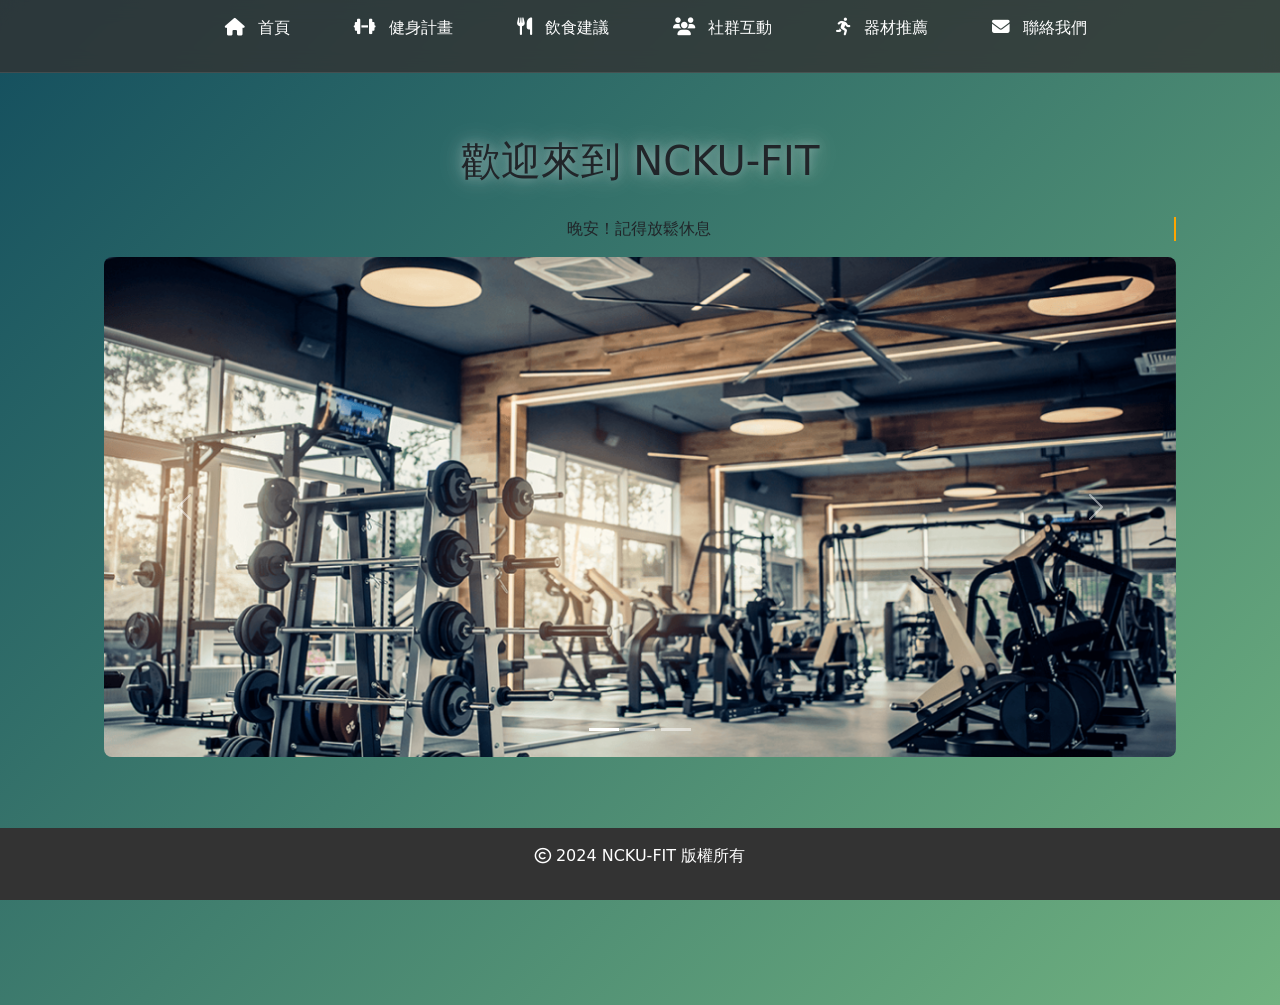
<file: index.html>
<!DOCTYPE html>
<html lang="zh-TW">
<head>
    <meta charset="UTF-8">
    <meta name="viewport" content="width=device-width, initial-scale=1.0">
    <title>NCKU-FIT</title>
    <link rel="stylesheet" href="styles.css">
    <link href="https://unpkg.com/aos@2.3.1/dist/aos.css" rel="stylesheet">
    <link rel="stylesheet" href="https://cdnjs.cloudflare.com/ajax/libs/font-awesome/6.5.1/css/all.min.css">
    <link href="https://cdn.jsdelivr.net/npm/bootstrap@5.3.0/dist/css/bootstrap.min.css" rel="stylesheet">
</head>
<body>
    <header>
        <nav class="glass-nav">
            <ul>
                <li><a href="index.html"><i class="fas fa-home"></i> 首頁</a></li>
                <li><a href="fitness.html"><i class="fas fa-dumbbell"></i> 健身計畫</a></li>
                <li><a href="diet.html"><i class="fas fa-utensils"></i> 飲食建議</a></li>
                <li><a href="community.html"><i class="fas fa-users"></i> 社群互動</a></li>
                <li><a href="equipment.html"><i class="fas fa-running"></i> 器材推薦</a></li>
                <li><a href="contact.html"><i class="fas fa-envelope"></i> 聯絡我們</a></li>
            </ul>
        </nav>
    </header>

    <main>
        <section class="welcome">
            <h1 class="animated-title">歡迎來到 NCKU-FIT</h1>
            <br>
            <p id="greeting" class="typewriter"></p>
            <div id="hero-carousel" class="carousel slide" data-bs-ride="carousel" data-bs-pause="false" data-interval="3000">
                <div class="carousel-inner">
                    <div class="carousel-item active">
                        <img src="images/gym1.png" class="d-block w-100" alt="健身背景圖1">
                    </div>
                    <div class="carousel-item">
                        <img src="images/gym2.jpeg" class="d-block w-100" alt="健身背景圖2">
                    </div>
                    <div class="carousel-item">
                        <img src="images/gym3.jpeg" class="d-block w-100" alt="健身背景圖3">
                    </div>
                </div>
                <button class="carousel-control-prev" type="button" data-bs-target="#hero-carousel" data-bs-slide="prev">
                    <span class="carousel-control-prev-icon" aria-hidden="true"></span>
                    <span class="visually-hidden">上一張</span>
                </button>
                <button class="carousel-control-next" type="button" data-bs-target="#hero-carousel" data-bs-slide="next">
                    <span class="carousel-control-next-icon" aria-hidden="true"></span>
                    <span class="visually-hidden">下一張</span>
                </button>
                <div class="carousel-indicators">
                    <button type="button" data-bs-target="#hero-carousel" data-bs-slide-to="0" class="active" aria-current="true" aria-label="幻燈片 1"></button>
                    <button type="button" data-bs-target="#hero-carousel" data-bs-slide-to="1" aria-label="幻燈片 2"></button>
                    <button type="button" data-bs-target="#hero-carousel" data-bs-slide-to="2" aria-label="幻燈片 3"></button>
                </div>
            </div>
        </section>

        <section class="intro" data-aos="fade-in">
            <h2><i class="fas fa-info-circle"></i> 關於我們</h2>
            <p>在這裡，您可以找到專業的健身指導、營養建議和相關資源，幫助您實現健康生活目標。</p>
        </section>
    </main>

    <footer>
        <p><i class="far fa-copyright"></i> 2024 NCKU-FIT 版權所有</p>
    </footer>

    <script src="https://unpkg.com/aos@2.3.1/dist/aos.js"></script>
    <script>
        AOS.init();
    </script>
    <script src="scripts.js"></script>
    <script src="https://cdn.jsdelivr.net/npm/bootstrap@5.3.0-alpha1/dist/js/bootstrap.bundle.min.js"></script>
</body>
</html>
</file>
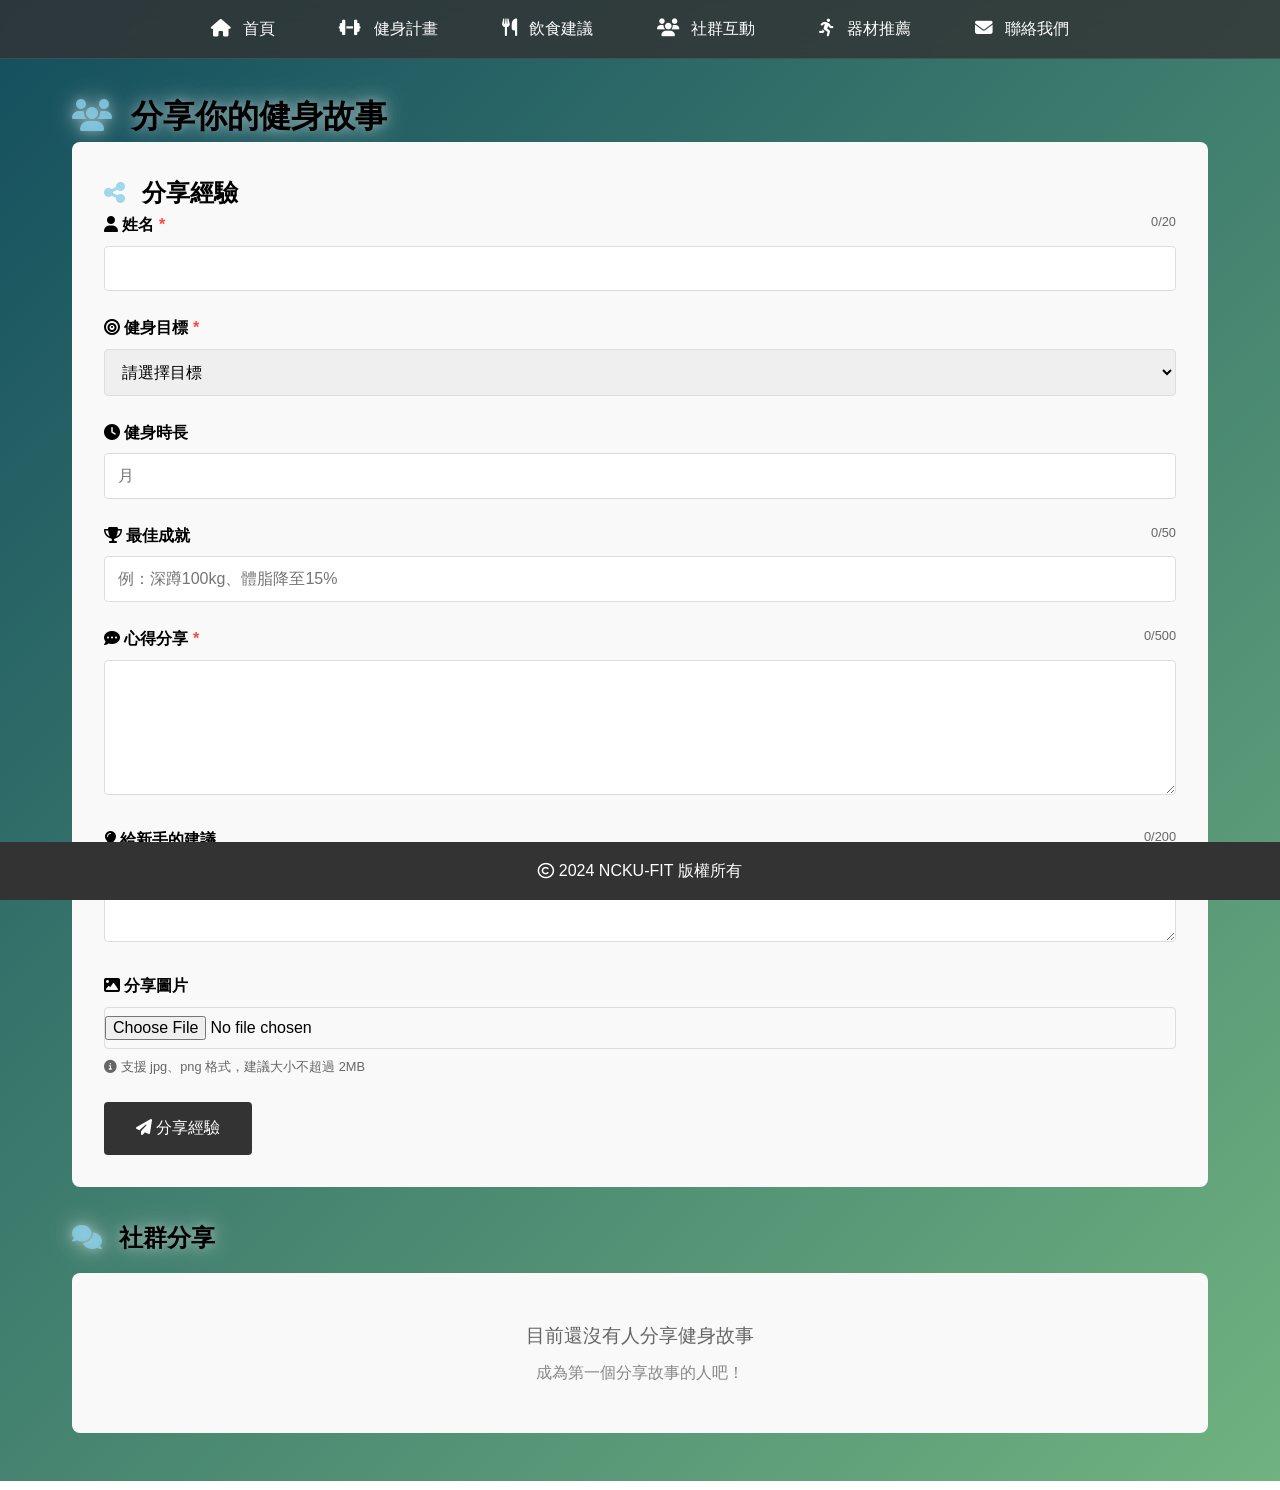
<file: community.html>
<!DOCTYPE html>
<html lang="zh-TW">
<head>
    <meta charset="UTF-8">
    <meta name="viewport" content="width=device-width, initial-scale=1.0">
    <title>社群互動 - NCKU-FIT</title>
    <link rel="stylesheet" href="styles.css">
    <link href="https://unpkg.com/aos@2.3.1/dist/aos.css" rel="stylesheet">
    <link rel="stylesheet" href="https://cdnjs.cloudflare.com/ajax/libs/font-awesome/6.5.1/css/all.min.css">
</head>
<body>
    <header>
        <nav class="glass-nav">
            <ul>
                <li><a href="index.html"><i class="fas fa-home"></i> 首頁</a></li>
                <li><a href="fitness.html"><i class="fas fa-dumbbell"></i> 健身計畫</a></li>
                <li><a href="diet.html"><i class="fas fa-utensils"></i> 飲食建議</a></li>
                <li><a href="community.html"><i class="fas fa-users"></i> 社群互動</a></li>
                <li><a href="equipment.html"><i class="fas fa-running"></i> 器材推薦</a></li>
                <li><a href="contact.html"><i class="fas fa-envelope"></i> 聯絡我們</a></li>
            </ul>
        </nav>
    </header>

    <main class="community-page">
        <h1><i class="fas fa-users"></i> 分享你的健身故事</h1>

        <section class="share-experience">
            <h2><i class="fas fa-share-alt"></i> 分享經驗</h2>
            <form id="experienceForm" onsubmit="return submitExperience(event)">
                <div class="form-group">
                    <label for="userName"><i class="fas fa-user"></i> 姓名 <span class="required">*</span></label>
                    <input type="text" id="userName" required maxlength="20" autocomplete="off">
                    <span class="char-count">0/20</span>
                </div>

                <div class="form-group">
                    <label for="userGoal"><i class="fas fa-bullseye"></i> 健身目標 <span class="required">*</span></label>
                    <select id="userGoal" required>
                        <option value="">請選擇目標</option>
                        <option value="增肌"><i class="fas fa-dumbbell"></i> 增肌</option>
                        <option value="減脂"><i class="fas fa-weight"></i> 減脂</option>
                        <option value="體能"><i class="fas fa-running"></i> 提升體能</option>
                        <option value="健康"><i class="fas fa-heart"></i> 改善健康</option>
                    </select>
                </div>

                <div class="form-group">
                    <label for="duration"><i class="fas fa-clock"></i> 健身時長</label>
                    <input type="number" id="duration" min="1" max="120" placeholder="月">
                </div>

                <div class="form-group">
                    <label for="achievement"><i class="fas fa-trophy"></i> 最佳成就</label>
                    <input type="text" id="achievement" maxlength="50" placeholder="例：深蹲100kg、體脂降至15%" autocomplete="off">
                    <span class="char-count">0/50</span>
                </div>

                <div class="form-group">
                    <label for="experience"><i class="fas fa-comment-dots"></i> 心得分享 <span class="required">*</span></label>
                    <textarea id="experience" required minlength="50" maxlength="500" rows="6"></textarea>
                    <span class="char-count">0/500</span>
                </div>

                <div class="form-group">
                    <label for="tips"><i class="fas fa-lightbulb"></i> 給新手的建議</label>
                    <textarea id="tips" maxlength="200" rows="3"></textarea>
                    <span class="char-count">0/200</span>
                </div>

                <div class="form-group">
                    <label for="userImage"><i class="fas fa-image"></i> 分享圖片</label>
                    <input type="file" id="userImage" accept="image/*">
                    <img id="imagePreview" style="display: none; max-width: 100%; margin-top: 10px;">
                    <p class="input-tip"><i class="fas fa-info-circle"></i> 支援 jpg、png 格式，建議大小不超過 2MB</p>
                </div>

                <button type="submit"><i class="fas fa-paper-plane"></i> 分享經驗</button>
            </form>
        </section>

        <section class="experience-list">
            <h2><i class="fas fa-comments"></i> 社群分享</h2>
            <div id="experienceContainer">
                <!-- 經驗分享內容會動態插入這裡 -->
            </div>
        </section>
    </main>

    <footer>
        <p><i class="far fa-copyright"></i> 2024 NCKU-FIT 版權所有</p>
    </footer>

    <script src="scripts.js"></script>
</body>
</html>
</file>
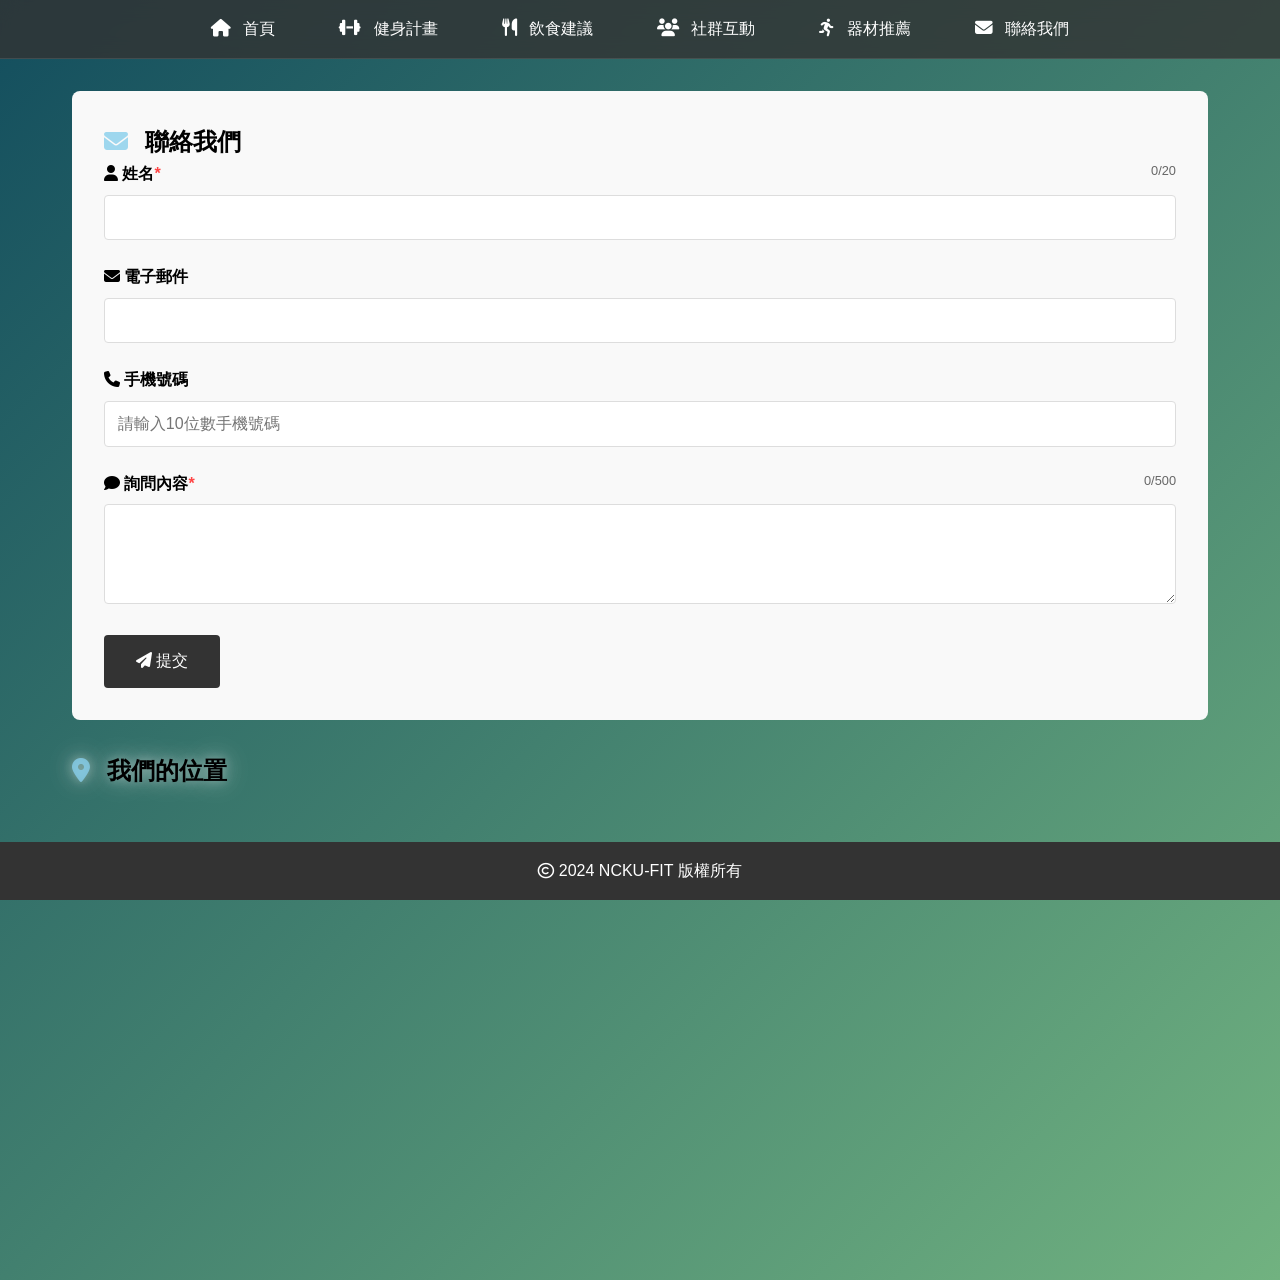
<file: contact.html>
<!DOCTYPE html>
<html lang="zh-TW">
<head>
    <meta charset="UTF-8">
    <meta name="viewport" content="width=device-width, initial-scale=1.0">
    <title>NCKU-FIT</title>
    <link rel="stylesheet" href="styles.css">
    <link href="https://unpkg.com/aos@2.3.1/dist/aos.css" rel="stylesheet">
    <link rel="stylesheet" href="https://cdnjs.cloudflare.com/ajax/libs/font-awesome/6.5.1/css/all.min.css">
</head>
<body>
    <header>
        <nav class="glass-nav">
            <ul>
                <li><a href="index.html"><i class="fas fa-home"></i> 首頁</a></li>
                <li><a href="fitness.html"><i class="fas fa-dumbbell"></i> 健身計畫</a></li>
                <li><a href="diet.html"><i class="fas fa-utensils"></i> 飲食建議</a></li>
                <li><a href="community.html"><i class="fas fa-users"></i> 社群互動</a></li>
                <li><a href="equipment.html"><i class="fas fa-running"></i> 器材推薦</a></li>
                <li><a href="contact.html"><i class="fas fa-envelope"></i> 聯絡我們</a></li>
            </ul>
        </nav>
    </header>

    <main>
        <section class="contact-form" >
            <h1><i class="fas fa-envelope"></i> 聯絡我們</h1>
            <form id="contactForm" onsubmit="return contactUs(event)">
                <div class="form-group">
                    <label for="name"><i class="fas fa-user"></i> 姓名<span class="required">*</span></label>
                    <input type="text" id="name" name="name" required maxlength="20" autocomplete="off">
                    <span class="char-count">0/20</span>
                </div>
                <div class="form-group">
                    <label for="email"><i class="fas fa-envelope"></i> 電子郵件</label>
                    <input type="email" id="email" name="email" autocomplete="off">
                </div>
                <div class="form-group">
                    <label for="phone"><i class="fas fa-phone"></i> 手機號碼</label>
                    <input type="tel" id="phone" name="phone" pattern="[0-9]{10}" maxlength="10" placeholder="請輸入10位數手機號碼">
                </div>
                <div class="form-group">
                    <label for="message"><i class="fas fa-comment"></i> 詢問內容<span class="required">*</span></label>
                    <textarea id="message" name="message" rows="4" required maxlength="500" autocomplete="off"></textarea>
                    <span class="char-count">0/500</span>
                </div>
                <button type="submit"><i class="fas fa-paper-plane"></i> 提交</button>
            </form>
            <p id="thankYouMessage" style="display: none;">感謝您的詢問，我們將盡快聯繫您！</p>
        </section>

        <section class="location">
            <h2><i class="fas fa-map-marker-alt"></i> 我們的位置</h2>
            <div id="map" class="map-container">
                <!-- 假設地圖內容，這裡可以使用 Google Maps 來顯示 -->
                <iframe src="https://www.google.com/maps/embed?pb=!1m18!1m12!1m3!1d918.2005517984662!2d120.21869501960099!3d22.994299733245388!2m3!1f0!2f0!3f0!3m2!1i1024!2i768!4f13.1!3m3!1m2!1s0x346e7693c7b35aa1%3A0x148f5d1181f29476!2z5oiQ5Yqf5aSn5a245YGl5bq35LyR6ZaS5Lit5b-D77yI5Yud5Yip5qCh5Y2A77yJ!5e0!3m2!1szh-TW!2stw!4v1734529337713!5m2!1szh-TW!2stw" width="600" height="450" style="border:0;" allowfullscreen="" loading="lazy" referrerpolicy="no-referrer-when-downgrade"></iframe>
            </div>
        </section>
    </main>

    <footer>
        <p><i class="far fa-copyright"></i> 2024 NCKU-FIT 版權所有</p>
    </footer>

    
    <script src="scripts.js"></script>
</body>
</html>
</file>
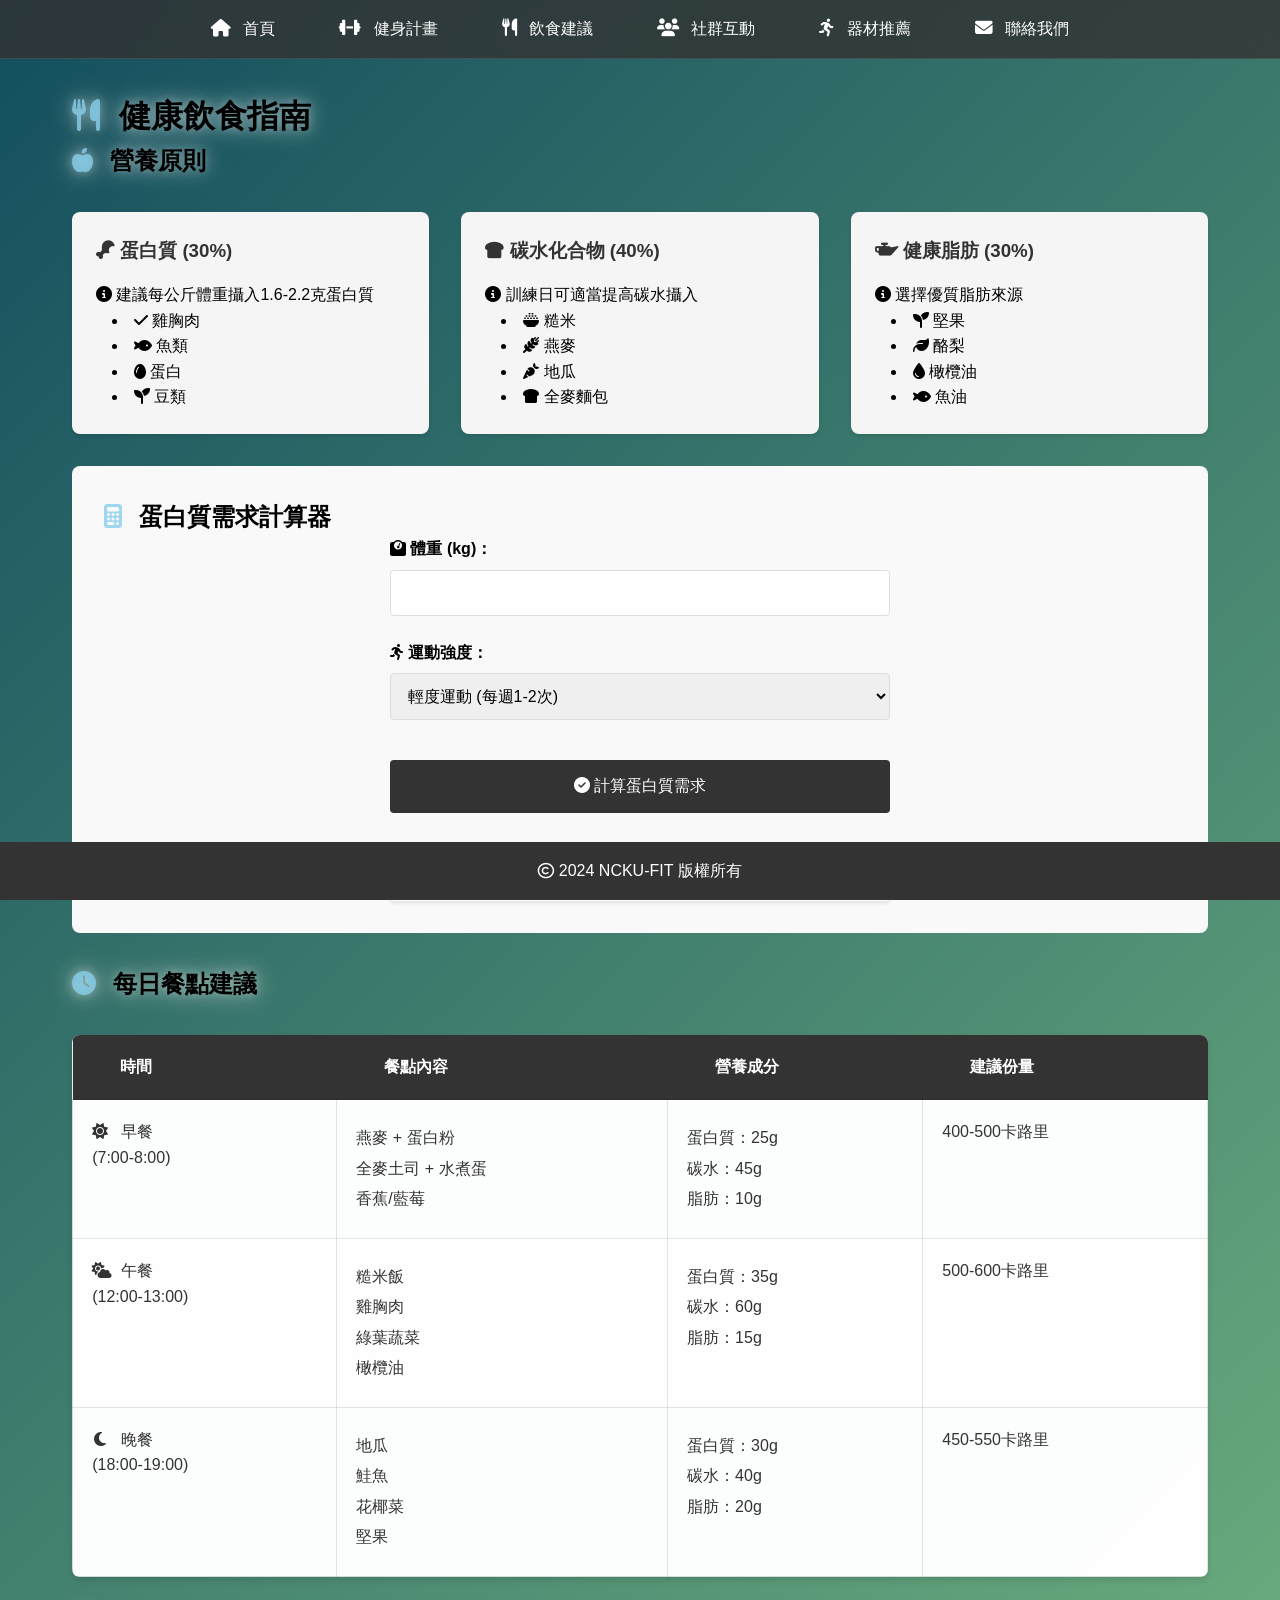
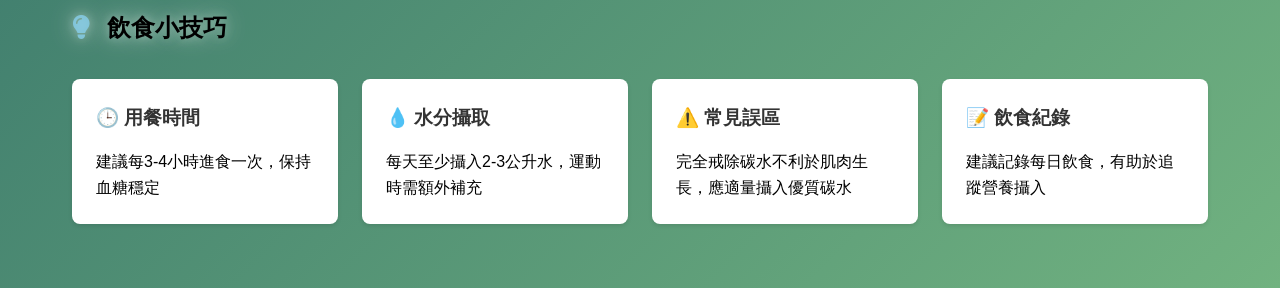
<file: diet.html>
<!DOCTYPE html>
<html lang="zh-TW">
<head>
    <meta charset="UTF-8">
    <meta name="viewport" content="width=device-width, initial-scale=1.0">
    <title>飲食建議 - NCKU-FIT</title>
    <link rel="stylesheet" href="styles.css">
    <link href="https://unpkg.com/aos@2.3.1/dist/aos.css" rel="stylesheet">
    <link rel="stylesheet" href="https://cdnjs.cloudflare.com/ajax/libs/font-awesome/6.5.1/css/all.min.css">
    
</head>
<body>
    <header>
        <nav class="glass-nav">
            <ul>
                <li><a href="index.html"><i class="fas fa-home"></i> 首頁</a></li>
                <li><a href="fitness.html"><i class="fas fa-dumbbell"></i> 健身計畫</a></li>
                <li><a href="diet.html"><i class="fas fa-utensils"></i> 飲食建議</a></li>
                <li><a href="community.html"><i class="fas fa-users"></i> 社群互動</a></li>
                <li><a href="equipment.html"><i class="fas fa-running"></i> 器材推薦</a></li>
                <li><a href="contact.html"><i class="fas fa-envelope"></i> 聯絡我們</a></li>
            </ul>
        </nav>
    </header>

    <main class="diet-guide">
        <h1><i class="fas fa-utensils"></i> 健康飲食指南</h1>

        <section class="nutrition-principles">
            <h2><i class="fas fa-apple-alt"></i> 營養原則</h2>
            <div class="principles-grid">
                <div class="principle-card">
                    <h3><i class="fas fa-drumstick-bite"></i> 蛋白質 (30%)</h3>
                    <p><i class="fas fa-info-circle"></i> 建議每公斤體重攝入1.6-2.2克蛋白質</p>
                    <ul>
                        <li><i class="fas fa-check"></i> 雞胸肉</li>
                        <li><i class="fas fa-fish"></i> 魚類</li>
                        <li><i class="fas fa-egg"></i> 蛋白</li>
                        <li><i class="fas fa-seedling"></i> 豆類</li>
                    </ul>
                </div>
                <div class="principle-card">
                    <h3><i class="fas fa-bread-slice"></i> 碳水化合物 (40%)</h3>
                    <p><i class="fas fa-info-circle"></i> 訓練日可適當提高碳水攝入</p>
                    <ul>
                        <li><i class="fas fa-bowl-rice"></i> 糙米</li>
                        <li><i class="fas fa-wheat-awn"></i> 燕麥</li>
                        <li><i class="fas fa-carrot"></i> 地瓜</li>
                        <li><i class="fas fa-bread-slice"></i> 全麥麵包</li>
                    </ul>
                </div>
                <div class="principle-card">
                    <h3><i class="fas fa-oil-can"></i> 健康脂肪 (30%)</h3>
                    <p><i class="fas fa-info-circle"></i> 選擇優質脂肪來源</p>
                    <ul>
                        <li><i class="fas fa-seedling"></i> 堅果</li>
                        <li><i class="fas fa-leaf"></i> 酪梨</li>
                        <li><i class="fas fa-tint"></i> 橄欖油</li>
                        <li><i class="fas fa-fish"></i> 魚油</li>
                    </ul>
                </div>
            </div>
        </section>

        <section class="protein-calculator">
            <h2><i class="fas fa-calculator"></i> 蛋白質需求計算器</h2>
            <div class="calculator-container">
                <div class="input-group">
                    <label for="weight"><i class="fas fa-weight"></i> 體重 (kg)：</label>
                    <input type="number" id="weight" min="30" max="200" step="0.1">
                </div>
                <div class="input-group">
                    <label for="activityLevel"><i class="fas fa-running"></i> 運動強度：</label>
                    <select id="activityLevel">
                        <option value="1.6">輕度運動 (每週1-2次)</option>
                        <option value="1.8">中度運動 (每週3-4次)</option>
                        <option value="2.2">高強度運動 (每週5次以上)</option>
                    </select>
                </div>
                <button onclick="calculateProtein()"><i class="fas fa-check-circle"></i> 計算蛋白質需求</button>
                <div class="result-display">
                    <p id="proteinResult"></p>
                    <p id="proteinTips"></p>
                </div>
            </div>
        </section>

        <section class="meal-plans">
            <h2><i class="fas fa-clock"></i> 每日餐點建議</h2>
            <table class="meal-table">
                <thead>
                    <tr>
                        <th><i class="fas fa-clock"></i> 時間</th>
                        <th><i class="fas fa-utensils"></i> 餐點內容</th>
                        <th><i class="fas fa-chart-pie"></i> 營養成分</th>
                        <th><i class="fas fa-balance-scale"></i> 建議份量</th>
                    </tr>
                </thead>
                <tbody>
                    <tr>
                        <td><i class="fas fa-sun"></i> 早餐<br>(7:00-8:00)</td>
                        <td>
                            <ul>
                                <li>燕麥 + 蛋白粉</li>
                                <li>全麥土司 + 水煮蛋</li>
                                <li>香蕉/藍莓</li>
                            </ul>
                        </td>
                        <td>
                            <ul>
                                <li>蛋白質：25g</li>
                                <li>碳水：45g</li>
                                <li>脂肪：10g</li>
                            </ul>
                        </td>
                        <td>400-500卡路里</td>
                    </tr>
                    <tr>
                        <td><i class="fas fa-cloud-sun"></i> 午餐<br>(12:00-13:00)</td>
                        <td>
                            <ul>
                                <li>糙米飯</li>
                                <li>雞胸肉</li>
                                <li>綠葉蔬菜</li>
                                <li>橄欖油</li>
                            </ul>
                        </td>
                        <td>
                            <ul>
                                <li>蛋白質：35g</li>
                                <li>碳水：60g</li>
                                <li>脂肪：15g</li>
                            </ul>
                        </td>
                        <td>500-600卡路里</td>
                    </tr>
                    <tr>
                        <td><i class="fas fa-moon"></i> 晚餐<br>(18:00-19:00)</td>
                        <td>
                            <ul>
                                <li>地瓜</li>
                                <li>鮭魚</li>
                                <li>花椰菜</li>
                                <li>堅果</li>
                            </ul>
                        </td>
                        <td>
                            <ul>
                                <li>蛋白質：30g</li>
                                <li>碳水：40g</li>
                                <li>脂肪：20g</li>
                            </ul>
                        </td>
                        <td>450-550卡路里</td>
                    </tr>
                </tbody>
            </table>
        </section>

        <section class="diet-tips">
            <h2><i class="fas fa-lightbulb"></i> 飲食小技巧</h2>
            <div class="tips-container">
                <div class="tip-card">
                    <h3>🕒 用餐時間</h3>
                    <p>建議每3-4小時進食一次，保持血糖穩定</p>
                </div>
                <div class="tip-card">
                    <h3>💧 水分攝取</h3>
                    <p>每天至少攝入2-3公升水，運動時需額外補充</p>
                </div>
                <div class="tip-card">
                    <h3>⚠️ 常見誤區</h3>
                    <p>完全戒除碳水不利於肌肉生長，應適量攝入優質碳水</p>
                </div>
                <div class="tip-card">
                    <h3>📝 飲食紀錄</h3>
                    <p>建議記錄每日飲食，有助於追蹤營養攝入</p>
                </div>
            </div>
        </section>
    </main>

    <footer>
        <p><i class="far fa-copyright"></i> 2024 NCKU-FIT 版權所有</p>
    </footer>

    <script src="scripts.js"></script>
</body>
</html>
</file>
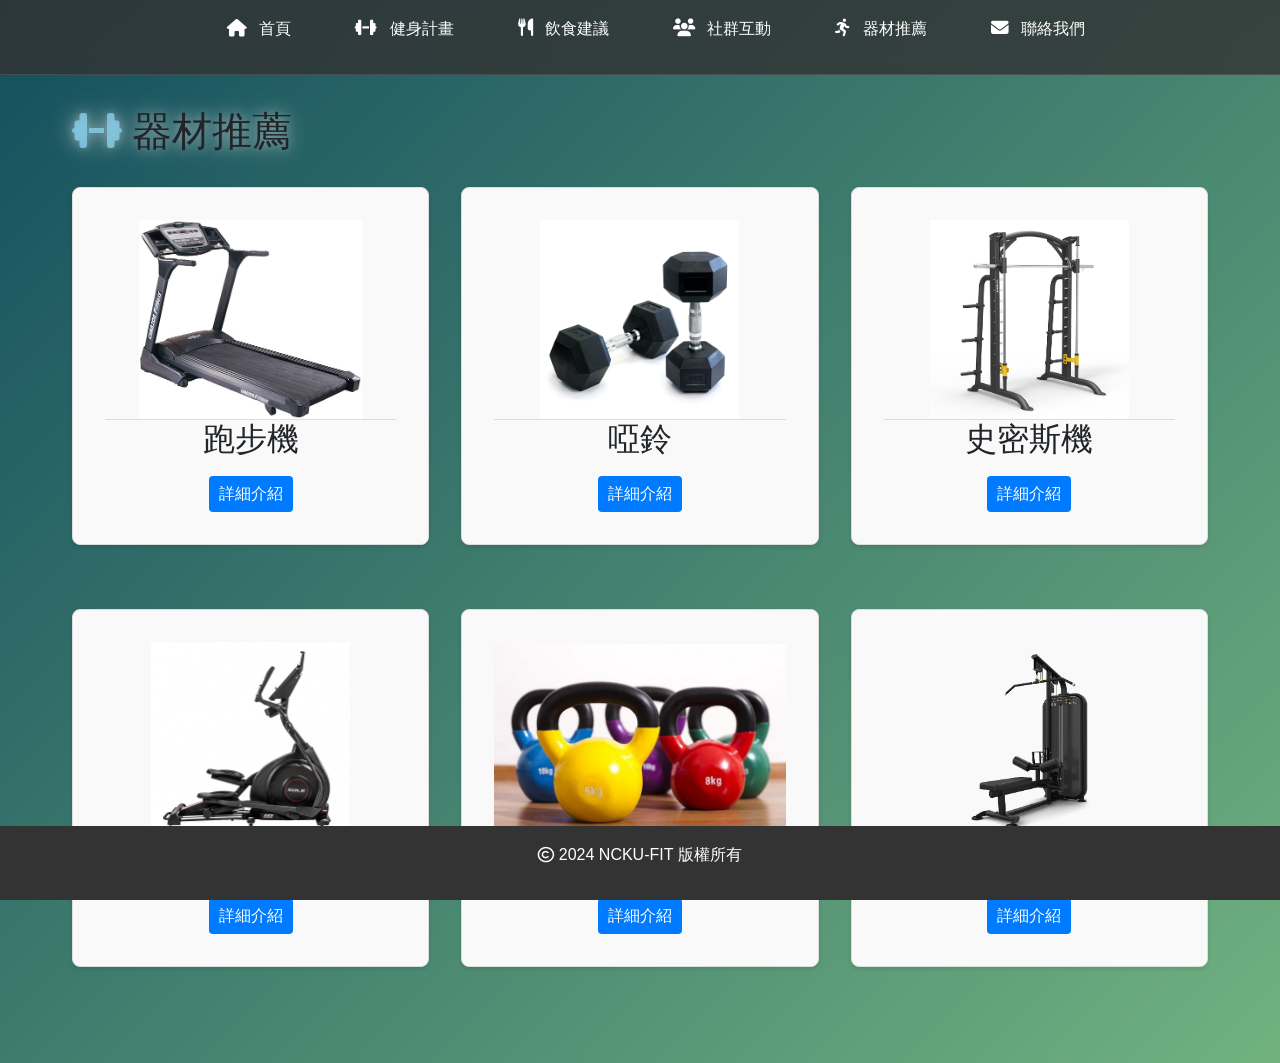
<file: equipment.html>
<!DOCTYPE html>
<html lang="zh-TW">
<head>
    <meta charset="UTF-8">
    <meta name="viewport" content="width=device-width, initial-scale=1.0">
    <title>NCKU-FIT</title>
    <link href="https://cdn.jsdelivr.net/npm/bootstrap@5.3.2/dist/css/bootstrap.min.css" rel="stylesheet">
    <link href="https://unpkg.com/aos@2.3.1/dist/aos.css" rel="stylesheet">
    <link rel="stylesheet" href="https://cdnjs.cloudflare.com/ajax/libs/font-awesome/6.5.1/css/all.min.css">
    <link href="styles.css" rel="stylesheet" >
</head>
<body>
    <header>
        <nav class="glass-nav">
            <ul>
                <li><a href="index.html"><i class="fas fa-home"></i> 首頁</a></li>
                <li><a href="fitness.html"><i class="fas fa-dumbbell"></i> 健身計畫</a></li>
                <li><a href="diet.html"><i class="fas fa-utensils"></i> 飲食建議</a></li>
                <li><a href="community.html"><i class="fas fa-users"></i> 社群互動</a></li>
                <li><a href="equipment.html"><i class="fas fa-running"></i> 器材推薦</a></li>
                <li><a href="contact.html"><i class="fas fa-envelope"></i> 聯絡我們</a></li>
            </ul>
        </nav>
    </header>

    <main class="equipment">
        <h1><i class="fas fa-dumbbell"></i>器材推薦</h1>

        <div class="equipment-list">
            <!-- 第一個器材 -->
            <div class="equipment-item" onmouseleave="closeDetails('#treadmill-details')">
                <img src="images/treadmill.jpg" alt="跑步機" class="equipment-image">
                <h2>跑步機</h2>
                <button class="toggle-details" data-bs-toggle="collapse" data-bs-target="#treadmill-details">
                    詳細介紹
                </button>
                <div id="treadmill-details" class="collapse">
                    <p>跑步機是健身房常見的器材之一，適合進行心肺訓練，模擬跑步和快走。</p>
                </div>
            </div>
            
            <!-- 第二個器材 -->
            <div class="equipment-item" onmouseleave="closeDetails('#dumbbells-details')">
                <img src="images/dumbbells.jpg" alt="啞鈴" class="equipment-image">
                <h2>啞鈴</h2>
                <button class="toggle-details" data-bs-toggle="collapse" data-bs-target="#dumbbells-details">
                    詳細介紹
                </button>
                <div id="dumbbells-details" class="collapse">
                    <p>啞鈴是力量訓練的基礎工具，可以有效鍛煉多個肌群，提升力量和耐力。</p>
                </div>
            </div>
            <!-- 第三個器材 -->
            <div class="equipment-item" onmouseleave="closeDetails('#smith-details')">
                <img src="images/smith.jpeg" alt="史密斯機" class="equipment-image">
                <h2>史密斯機</h2>
                <button class="toggle-details" data-bs-toggle="collapse" data-bs-target="#smith-details">
                    詳細介紹
                </button>
                <div id="smith-details" class="collapse">
                    <p>史密斯機是一種固定軌道的健身器材，主要用於舉重和力量訓練。特別適合初學者或需要減少自由重量訓練風險的人。</p>
                </div>
            </div>
            <!-- 第四個器材 -->
            <div class="equipment-item" onmouseleave="closeDetails('#elliptical-details')">
                <img src="images/elliptical.jpg" alt="橢圓機" class="equipment-image">
                <h2>橢圓機</h2>
                <button class="toggle-details" data-bs-toggle="collapse" data-bs-target="#elliptical-details">
                    詳細介紹
                </button>
                <div id="elliptical-details" class="collapse">
                    <p>橢圓機是一種低衝擊的有氧器材，適合進行全身訓練，能有效提升心肺功能並減少關節壓力。</p>
                </div>
            </div>

            <!-- 第五個器材 -->
            <div class="equipment-item" onmouseleave="closeDetails('#kettlebell-details')">
                <img src="images/kettlebell.jpg" alt="壺鈴" class="equipment-image">
                <h2>壺鈴</h2>
                <button class="toggle-details" data-bs-toggle="collapse" data-bs-target="#kettlebell-details">
                    詳細介紹
                </button>
                <div id="kettlebell-details" class="collapse">
                    <p>壺鈴是一種多功能的力量訓練器材，適合動態動作如擺盪、硬舉，能提升力量和核心穩定性。</p>
                </div>
            </div>

            <!-- 第六個器材 -->
            <div class="equipment-item" onmouseleave="closeDetails('#latpulldown-details')">
                <img src="images/latpulldown.png" alt="拉背機" class="equipment-image">
                <h2>拉背機</h2>
                <button class="toggle-details" data-bs-toggle="collapse" data-bs-target="#latpulldown-details">
                    詳細介紹
                </button>
                <div id="latpulldown-details" class="collapse">
                    <p>拉背機專為鍛煉背部肌群設計，能增強上半身力量並改善背部線條，是健身房必備器材。</p>
                </div>
            </div>
        </div>
    </main>

    <footer>
        <p><i class="far fa-copyright"></i> 2024 NCKU-FIT 版權所有</p>
    </footer>

    <script src="https://cdn.jsdelivr.net/npm/bootstrap@5.3.2/dist/js/bootstrap.bundle.min.js"></script>
    <script src="scripts.js"></script>
    
</body>
</html>
</file>
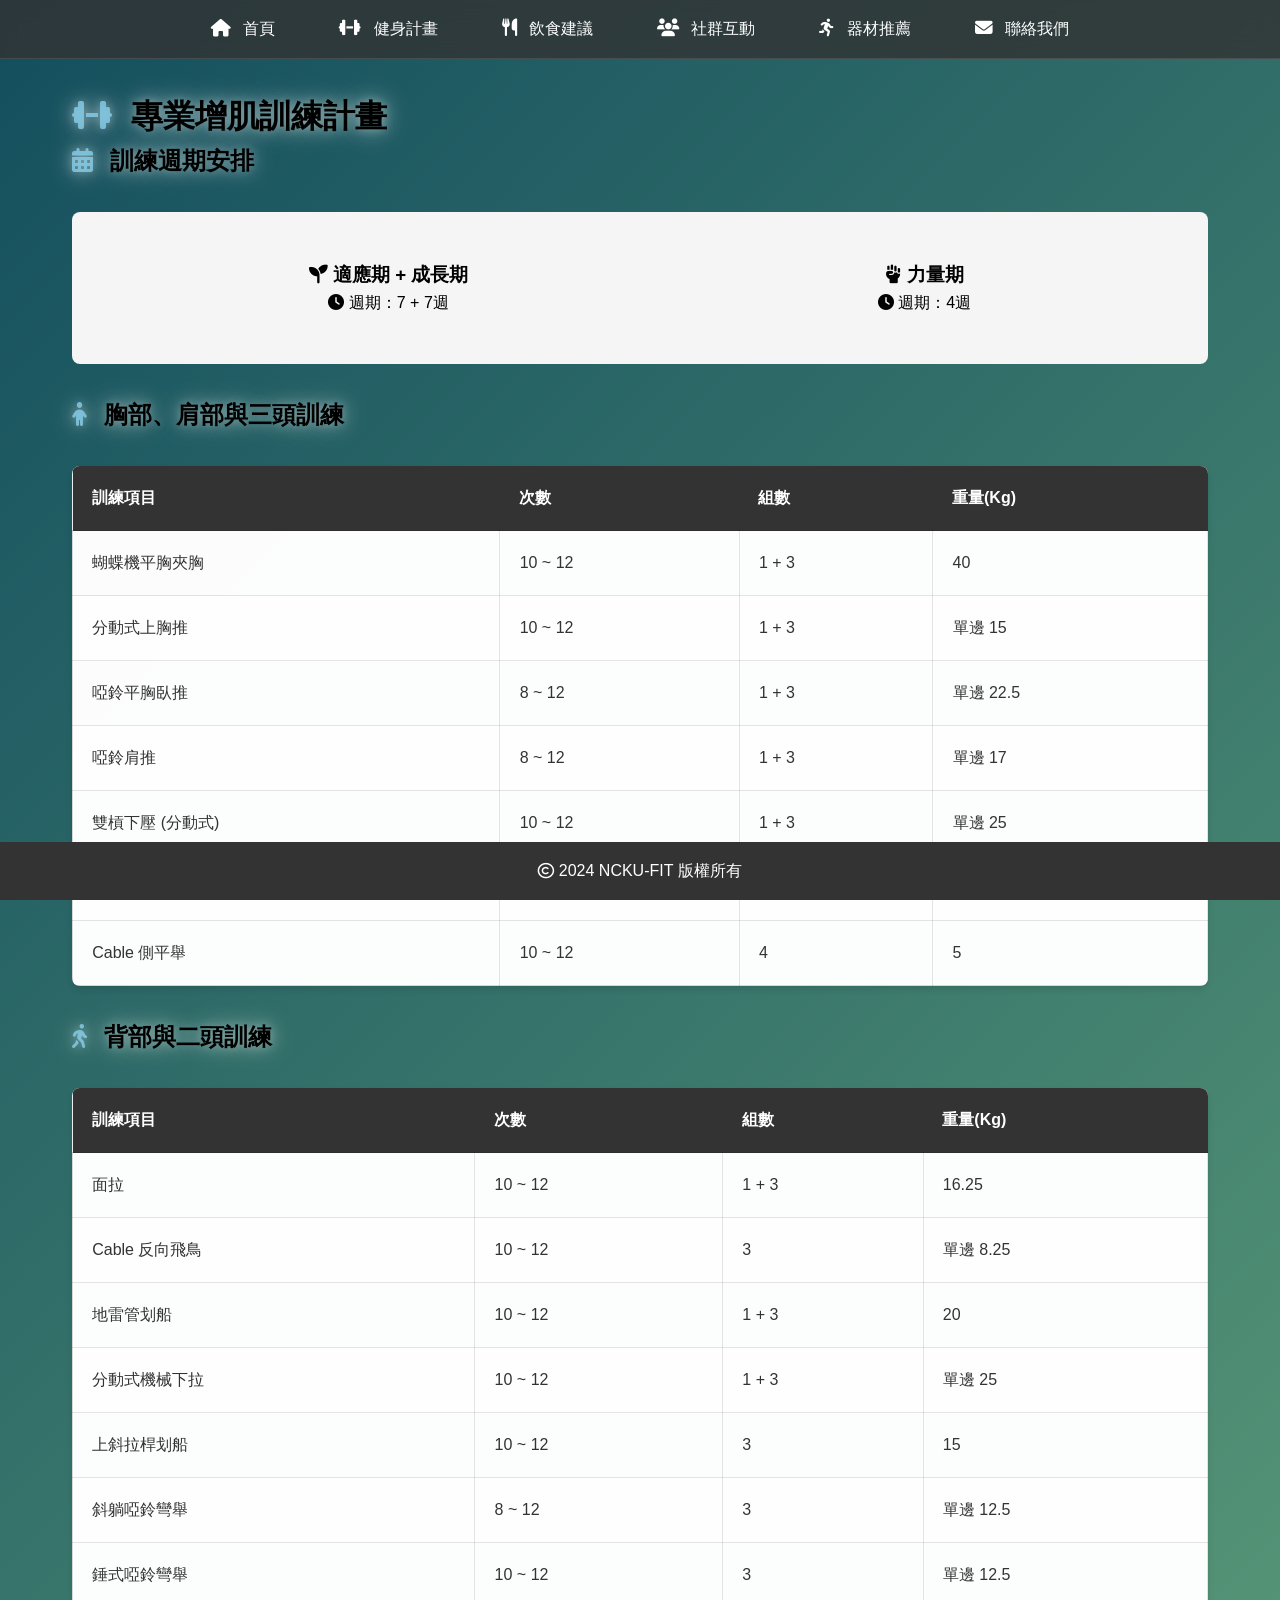
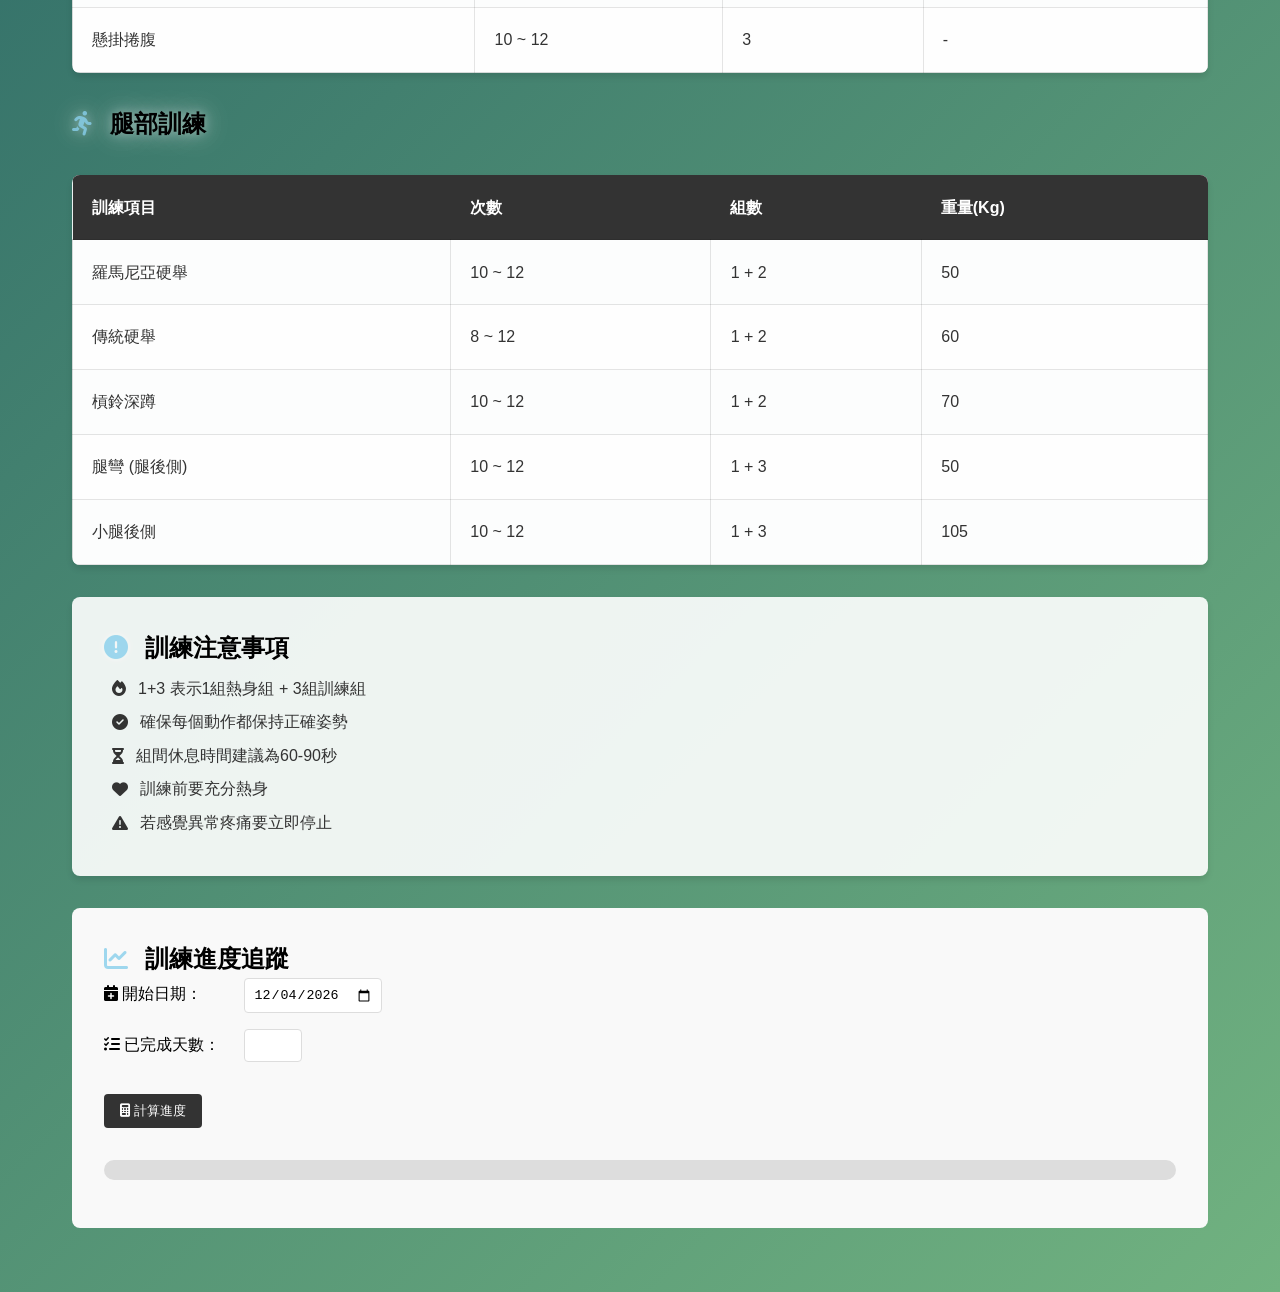
<file: fitness.html>
<!DOCTYPE html>
<html lang="zh-TW">
<head>
    <meta charset="UTF-8">
    <meta name="viewport" content="width=device-width, initial-scale=1.0">
    <title>健身計畫 - NCKU-FIT</title>
    <link rel="stylesheet" href="styles.css">
    <link href="https://unpkg.com/aos@2.3.1/dist/aos.css" rel="stylesheet">
    <link rel="stylesheet" href="https://cdnjs.cloudflare.com/ajax/libs/font-awesome/6.5.1/css/all.min.css">
</head>
<body>
    <header>
        <nav class="glass-nav">
            <ul>
                <li><a href="index.html"><i class="fas fa-home"></i> 首頁</a></li>
                <li><a href="fitness.html"><i class="fas fa-dumbbell"></i> 健身計畫</a></li>
                <li><a href="diet.html"><i class="fas fa-utensils"></i> 飲食建議</a></li>
                <li><a href="community.html"><i class="fas fa-users"></i> 社群互動</a></li>
                <li><a href="equipment.html"><i class="fas fa-running"></i> 器材推薦</a></li>
                <li><a href="contact.html"><i class="fas fa-envelope"></i> 聯絡我們</a></li>
            </ul>
        </nav>
    </header>

    <main class="fitness-plan">
        <h1><i class="fas fa-dumbbell"></i> 專業增肌訓練計畫</h1>
        
        <section class="plan-intro">
            <h2><i class="fas fa-calendar-alt"></i> 訓練週期安排</h2>
            <div class="timeline">
                <div class="phase">
                    <h3><i class="fas fa-seedling"></i> 適應期 + 成長期</h3>
                    <p><i class="fas fa-clock"></i> 週期：7 + 7週</p>
                </div>
                <div class="phase">
                    <h3><i class="fas fa-fist-raised"></i> 力量期</h3>
                    <p><i class="fas fa-clock"></i> 週期：4週</p>
                </div>
            </div>
        </section>

        <section class="workout-plan">
            <h2><i class="fas fa-child"></i> 胸部、肩部與三頭訓練</h2>
            <table class="workout-table">
                <thead>
                    <tr>
                        <th>訓練項目</th>
                        <th>次數</th>
                        <th>組數</th>
                        <th>重量(Kg)</th>
                    </tr>
                </thead>
                <tbody>
                    <tr>
                        <td>蝴蝶機平胸夾胸</td>
                        <td>10 ~ 12</td>
                        <td>1 + 3</td>
                        <td>40</td>
                    </tr>
                    <tr>
                        <td>分動式上胸推</td>
                        <td>10 ~ 12</td>
                        <td>1 + 3</td>
                        <td>單邊 15</td>
                    </tr>
                    <tr>
                        <td>啞鈴平胸臥推</td>
                        <td>8 ~ 12</td>
                        <td>1 + 3</td>
                        <td>單邊 22.5</td>
                    </tr>
                    <tr>
                        <td>啞鈴肩推</td>
                        <td>8 ~ 12</td>
                        <td>1 + 3</td>
                        <td>單邊 17</td>
                    </tr>
                    <tr>
                        <td>雙槓下壓 (分動式)</td>
                        <td>10 ~ 12</td>
                        <td>1 + 3</td>
                        <td>單邊 25</td>
                    </tr>
                    <tr>
                        <td>三頭下壓 (正握)</td>
                        <td>10 ~ 12</td>
                        <td>4</td>
                        <td>12.5</td>
                    </tr>
                    <tr>
                        <td>Cable 側平舉</td>
                        <td>10 ~ 12</td>
                        <td>4</td>
                        <td>5</td>
                    </tr>
                </tbody>
            </table>

            <h2><i class="fas fa-walking"></i> 背部與二頭訓練</h2>
            <table class="workout-table">
                <thead>
                    <tr>
                        <th>訓練項目</th>
                        <th>次數</th>
                        <th>組數</th>
                        <th>重量(Kg)</th>
                    </tr>
                </thead>
                <tbody>
                    <tr>
                        <td>面拉</td>
                        <td>10 ~ 12</td>
                        <td>1 + 3</td>
                        <td>16.25</td>
                    </tr>
                    <tr>
                        <td>Cable 反向飛鳥</td>
                        <td>10 ~ 12</td>
                        <td>3</td>
                        <td>單邊 8.25</td>
                    </tr>
                    <tr>
                        <td>地雷管划船</td>
                        <td>10 ~ 12</td>
                        <td>1 + 3</td>
                        <td>20</td>
                    </tr>
                    <tr>
                        <td>分動式機械下拉</td>
                        <td>10 ~ 12</td>
                        <td>1 + 3</td>
                        <td>單邊 25</td>
                    </tr>
                    <tr>
                        <td>上斜拉桿划船</td>
                        <td>10 ~ 12</td>
                        <td>3</td>
                        <td>15</td>
                    </tr>
                    <tr>
                        <td>斜躺啞鈴彎舉</td>
                        <td>8 ~ 12</td>
                        <td>3</td>
                        <td>單邊 12.5</td>
                    </tr>
                    <tr>
                        <td>錘式啞鈴彎舉</td>
                        <td>10 ~ 12</td>
                        <td>3</td>
                        <td>單邊 12.5</td>
                    </tr>
                    <tr>
                        <td>懸掛捲腹</td>
                        <td>10 ~ 12</td>
                        <td>3</td>
                        <td>-</td>
                    </tr>
                </tbody>
            </table>

            <h2><i class="fas fa-running"></i> 腿部訓練</h2>
            <table class="workout-table">
                <thead>
                    <tr>
                        <th>訓練項目</th>
                        <th>次數</th>
                        <th>組數</th>
                        <th>重量(Kg)</th>
                    </tr>
                </thead>
                <tbody>
                    <tr>
                        <td>羅馬尼亞硬舉</td>
                        <td>10 ~ 12</td>
                        <td>1 + 2</td>
                        <td>50</td>
                    </tr>
                    <tr>
                        <td>傳統硬舉</td>
                        <td>8 ~ 12</td>
                        <td>1 + 2</td>
                        <td>60</td>
                    </tr>
                    <tr>
                        <td>槓鈴深蹲</td>
                        <td>10 ~ 12</td>
                        <td>1 + 2</td>
                        <td>70</td>
                    </tr>
                    <tr>
                        <td>腿彎 (腿後側)</td>
                        <td>10 ~ 12</td>
                        <td>1 + 3</td>
                        <td>50</td>
                    </tr>
                    <tr>
                        <td>小腿後側</td>
                        <td>10 ~ 12</td>
                        <td>1 + 3</td>
                        <td>105</td>
                    </tr>
                </tbody>
            </table>
        </section>

        <section class="training-notes">
            <h2><i class="fas fa-exclamation-circle"></i> 訓練注意事項</h2>
            <ul>
                <li><i class="fas fa-fire"></i> 1+3 表示1組熱身組 + 3組訓練組</li>
                <li><i class="fas fa-check-circle"></i> 確保每個動作都保持正確姿勢</li>
                <li><i class="fas fa-hourglass-half"></i> 組間休息時間建議為60-90秒</li>
                <li><i class="fas fa-heart"></i> 訓練前要充分熱身</li>
                <li><i class="fas fa-exclamation-triangle"></i> 若感覺異常疼痛要立即停止</li>
            </ul>
        </section>

        <section class="progress-tracker">
            <h2><i class="fas fa-chart-line"></i> 訓練進度追蹤</h2>
            <div class="progress-input">
                <div class="input-group">
                    <label for="startDate"><i class="fas fa-calendar-plus"></i> 開始日期：</label>
                    <input type="date" id="startDate">
                </div>
                <div class="input-group">
                    <label for="completedDays"><i class="fas fa-tasks"></i> 已完成天數：</label>
                    <input type="number" id="completedDays" min="0" max="98">
                </div>
                <button onclick="calculateProgress()"><i class="fas fa-calculator"></i> 計算進度</button>
            </div>
            <div class="progress-display">
                <div class="progress-bar">
                    <div id="progressFill"></div>
                </div>
                <p id="progressText"></p>
                <p id="daysRemaining"></p>
            </div>
        </section>
    </main>

    <footer>
        <p><i class="far fa-copyright"></i> 2024 NCKU-FIT 版權所有</p>
    </footer>

    <script src="scripts.js"></script>
</body>
</html>
</file>
<file: styles.css>
/* 基礎樣式與重置
----------------------------------------*/
* {
    margin: 0;
    padding: 0;
    box-sizing: border-box;
}

body {
    font-family: "微軟正黑體", sans-serif;
    line-height: 1.6;
    background: linear-gradient(135deg, #134e5e 0%, #71b280 100%);
    min-height: 100vh;
}

nav {
    background-color: #333;
    padding: 1rem;
}

nav ul {
    list-style: none;
    display: flex;
    justify-content: center;
    gap: 2rem;
}

nav a {
    color: white;
    text-decoration: none;
    padding: 0.5rem 1rem;
    transform: perspective(1px) translateZ(0);
    box-shadow: 0 0 1px rgba(0, 0, 0, 0);
    position: relative;
    transition: color 0.3s;
}

nav a:before {
    content: "";
    position: absolute;
    z-index: -1;
    top: 0;
    left: 0;
    right: 0;
    bottom: 0;
    background: #fff;
    transform: scaleY(0);
    transform-origin: 50% 100%;
    transition: transform 0.3s ease-out;
    border-radius: 4px;
}

nav a:hover:before {
    transform: scaleY(1);
}

nav a:hover {
    color: #333;
}

main {
    max-width: 1200px;
    margin: 0 auto;
    padding: 2rem;
}

.welcome {
    text-align: center;
    margin-bottom: 2rem;
    padding: 2rem;
}


.carousel-item:hover {
    transform: scale(1.02);
}

.carousel-item img {
    width: 100%; 
    height: 500px; 
    object-fit: cover; 
    border-radius: 8px;
}

.carousel-item::after {
    content: '';
    position: absolute;
    top: 0;
    left: 0;
    width: 100%;
    height: 100%;
    background: linear-gradient(45deg, rgba(0,0,0,0.1) 0%, rgba(255,255,255,0.1) 100%);
    opacity: 0;
    transition: opacity 0.3s ease;
}

.carousel-item:hover::after {
    opacity: 1; 
}


footer {
    background-color: #333;
    color: white;
    text-align: center;
    padding: 1rem;
    position: fixed;
    bottom: 0;
    width: 100%;
}

.fitness-plan {
    padding: 2rem;
    max-width: 1200px;
    margin: 0 auto;
}

.timeline {
    display: flex;
    justify-content: space-around;
    margin: 2rem 0;
    padding: 2rem;
    background-color: #f5f5f5;
    border-radius: 8px;
}

.phase {
    text-align: center;
    padding: 1rem;
}

/* 進度追蹤相關樣式
----------------------------------------*/
.progress-tracker {
    background-color: #f9f9f9;
    padding: 2rem;
    border-radius: 8px;
    margin: 2rem 0;
}

.progress-input {
    margin-bottom: 2rem;
}

.input-group {
    margin-bottom: 1rem;
}

.input-group label {
    display: inline-block;
    width: 120px;
    margin-right: 1rem;
}

.input-group input {
    padding: 0.5rem;
    border: 1px solid #ddd;
    border-radius: 4px;
}

.progress-tracker button {
    background-color: #333;
    color: white;
    border: none;
    padding: 0.5rem 1rem;
    border-radius: 4px;
    cursor: pointer;
    margin-top: 1rem;
}

.progress-tracker button:hover {
    background-color: #555;
}

.progress-bar {
    width: 100%;
    height: 20px;
    background-color: #ddd;
    border-radius: 10px;
    overflow: hidden;
    margin: 1rem 0;
}

#progressFill {
    height: 100%;
    background-color: #4CAF50;
    width: 0;
    transition: width 0.3s ease-in-out;
}

.progress-display p {
    margin: 0.5rem 0;
    font-size: 1.1rem;
}

/* 飲食指南相關樣式
----------------------------------------*/
.diet-guide {
    max-width: 1200px;
    margin: 0 auto;
    padding: 2rem;
}

.principles-grid {
    display: grid;
    grid-template-columns: repeat(auto-fit, minmax(300px, 1fr));
    gap: 2rem;
    margin: 2rem 0;
}

.principle-card {
    background-color: #f5f5f5;
    padding: 1.5rem;
    border-radius: 8px;
    box-shadow: 0 2px 4px rgba(0,0,0,0.1);
}

.principle-card h3 {
    color: #333;
    margin-bottom: 1rem;
}

.principle-card ul {
    list-style-position: inside;
    padding-left: 1rem;
}

.tips-container {
    display: grid;
    grid-template-columns: repeat(auto-fit, minmax(250px, 1fr));
    gap: 1.5rem;
    margin: 2rem 0;
}

.tip-card {
    background-color: #fff;
    padding: 1.5rem;
    border-radius: 8px;
    box-shadow: 0 2px 4px rgba(0,0,0,0.1);
    transition: transform 0.3s ease;
}

.tip-card:hover {
    transform: translateY(-5px);
}

.tip-card h3 {
    color: #333;
    margin-bottom: 1rem;
}

@media (max-width: 768px) {
    .meal-table {
        font-size: 0.9rem;
    }
    
    .meal-table th,
    .meal-table td {
        padding: 0.5rem;
    }
    
    .principles-grid,
    .tips-container {
        grid-template-columns: 1fr;
    }
} 

/* 卡片元件樣式
----------------------------------------*/
.principle-card {
    background-color: #f5f5f5;
    padding: 1.5rem;
    border-radius: 8px;
    box-shadow: 0 2px 4px rgba(0,0,0,0.1);
}

.tip-card {
    background-color: #fff;
    padding: 1.5rem;
    border-radius: 8px;
    box-shadow: 0 2px 4px rgba(0,0,0,0.1);
    transition: transform 0.3s ease;
}

/* 表格樣式
----------------------------------------*/
.workout-table,
.meal-table {
    width: 100%;
    margin: 2rem 0;
    border-collapse: collapse;
    background-color: rgba(255, 255, 255, 0.9);
    border-radius: 8px;
    overflow: hidden;
    box-shadow: 0 4px 6px rgba(0, 0, 0, 0.1);
}

.workout-table thead,
.meal-table thead {
    background-color: #333;
}

.workout-table th,
.meal-table th {
    background-color: #333;
    color: white;
    padding: 1.2rem;
    font-weight: bold;
    text-align: left;
}

.workout-table td,
.meal-table td {
    padding: 1.2rem;
    border: 1px solid rgba(0, 0, 0, 0.1);
    color: #333;
    vertical-align: top;
}

.workout-table tr:nth-child(even),
.meal-table tr:nth-child(even) {
    background-color: rgba(255, 255, 255, 0.95);
}

.workout-table tr:nth-child(odd),
.meal-table tr:nth-child(odd) {
    background-color: rgba(255, 255, 255, 0.85);
}

.workout-table tr:hover,
.meal-table tr:hover {
    background-color: rgba(255, 255, 255, 1);
    transition: background-color 0.3s ease;
}

.workout-table td ul,
.meal-table td ul {
    list-style-type: none;
    padding: 0;
    margin: 0;
}

.workout-table td ul li,
.meal-table td ul li {
    margin: 0.5rem 0;
    color: #333;
    line-height: 1.4;
}

.workout-table i,
.meal-table i {
    color: #333;
    margin-right: 8px;
    width: 16px;
    text-align: center;
}

/* 蛋白質計算器樣式
----------------------------------------*/
.protein-calculator {
    background-color: #f9f9f9;
    padding: 2rem;
    border-radius: 8px;
    margin: 2rem 0;
}

.calculator-container {
    max-width: 500px;
    margin: 0 auto;
}

.calculator-container .input-group {
    margin-bottom: 1.5rem;
}

.calculator-container label {
    display: block;
    margin-bottom: 0.5rem;
    font-weight: bold;
}

.calculator-container input,
.calculator-container select {
    width: 100%;
    padding: 0.8rem;
    border: 1px solid #ddd;
    border-radius: 4px;
    font-size: 1rem;
}

.calculator-container button {
    width: 100%;
    padding: 1rem;
    background-color: #333;
    color: white;
    border: none;
    border-radius: 4px;
    cursor: pointer;
    font-size: 1rem;
    margin: 1rem 0;
}

.calculator-container button:hover {
    background-color: #555;
}

.result-display {
    margin-top: 1.5rem;
    padding: 1rem;
    background-color: #fff;
    border-radius: 4px;
    box-shadow: 0 2px 4px rgba(0,0,0,0.1);
}

.result-display p {
    margin: 0.5rem 0;
    font-size: 1.1rem;
}

#proteinResult {
    font-weight: bold;
    color: #333;
}

#proteinTips {
    color: #666;
    font-size: 0.9rem;
    margin-top: 1rem;
} 

/* 社群互動頁面樣式
----------------------------------------*/
.community-page {
    max-width: 1200px;
    margin: 0 auto;
    padding: 2rem;
}

.share-experience {
    background-color: #f9f9f9;
    padding: 2rem;
    border-radius: 8px;
    margin-bottom: 2rem;
}

.form-group {
    margin-bottom: 1.5rem;
    position: relative;
}

.form-group label {
    display: block;
    margin-bottom: 0.5rem;
    font-weight: bold;
}

.form-group input,
.form-group select,
.form-group textarea {
    width: 100%;
    padding: 0.8rem;
    border: 1px solid #ddd;
    border-radius: 4px;
    font-size: 1rem;
}

.form-group textarea {
    resize: vertical;
}

.required {
    color: #ff4444;
}

.char-count {
    position: absolute;
    right: 0;
    top: 0;
    font-size: 0.8rem;
    color: #666;
}

button[type="submit"] {
    background-color: #333;
    color: white;
    padding: 1rem 2rem;
    border: none;
    border-radius: 4px;
    cursor: pointer;
    font-size: 1rem;
}

button[type="submit"]:hover {
    background-color: #555;
}

.experience-card {
    background-color: white;
    padding: 1.5rem;
    border-radius: 8px;
    box-shadow: 0 2px 4px rgba(0,0,0,0.1);
    margin-bottom: 1.5rem;
}

.experience-card h3 {
    margin: 0 0 1rem 0;
    color: #333;
}

.experience-card .meta {
    color: #666;
    font-size: 0.9rem;
    margin-bottom: 1rem;
}

.experience-card .content {
    line-height: 1.6;
}

.experience-card .tips {
    margin-top: 1rem;
    padding-top: 1rem;
    border-top: 1px solid #eee;
    font-style: italic;
}

@media (max-width: 768px) {
    .community-page {
        padding: 1rem;
    }
    
    .share-experience {
        padding: 1rem;
    }
} 

.no-content {
    text-align: center;
    padding: 3rem 1rem;
    background-color: #f9f9f9;
    border-radius: 8px;
    margin: 1rem 0;
}

.no-content p:first-child {
    font-size: 1.2rem;
    color: #666;
    margin-bottom: 0.5rem;
}

.no-content p:last-child {
    color: #888;
    font-size: 1rem;
} 

.card-image {
    margin: 1rem 0;
    text-align: center;
}

.card-image img {
    max-width: 100%;
    max-height: 500px;
    border-radius: 4px;
}

#imagePreview {
    max-height: 300px;
    object-fit: contain;
}

.input-tip {
    font-size: 0.8rem;
    color: #666;
    margin-top: 0.5rem;
}

input[type="file"] {
    width: 100%;
    padding: 0.5rem 0;
} 

/* 導航欄樣式
----------------------------------------*/
.glass-nav {
    background: rgba(51, 51, 51, 0.8);
    backdrop-filter: blur(10px);
    -webkit-backdrop-filter: blur(10px);
    border-bottom: 1px solid rgba(255, 255, 255, 0.1);
}

/* 動畫效果
----------------------------------------*/
.typewriter {
    overflow: hidden;
    border-right: .15em solid orange;
    white-space: nowrap;
    animation: typing 3.5s steps(40, end),
            blink-caret .75s step-end infinite;
}

@keyframes gradient {
    0% { background-position: 0% 50%; }
    50% { background-position: 100% 50%; }
    100% { background-position: 0% 50%; }
}

@keyframes typing {
    from { width: 0 }
    to { width: 100% }
}

@keyframes blink-caret {
    from, to { border-color: transparent }
    50% { border-color: orange; }
} 

/* 特效樣式
----------------------------------------*/
.intro {
    background: rgba(255, 255, 255, 0.1);
    backdrop-filter: blur(5px);
    border-radius: 15px;
    padding: 2rem;
    box-shadow: 0 8px 32px 0 rgba(31, 38, 135, 0.37);
    border: 1px solid rgba(255, 255, 255, 0.18);
    transform: translateY(0);
    transition: transform 0.3s ease, box-shadow 0.3s ease;
}

.intro:hover {
    transform: translateY(-10px);
    box-shadow: 0 15px 45px 0 rgba(31, 38, 135, 0.5);
}

/* 文字發光效果 */
h1, h2 {
    text-shadow: 0 0 10px rgba(255,255,255,0.3),
                0 0 20px rgba(255,255,255,0.3),
                0 0 30px rgba(255,255,255,0.3);
} 

/* 圖示樣式
----------------------------------------*/
nav a i {
    margin-right: 8px;
    font-size: 1.1em;
    transition: transform 0.3s ease;
}

nav a:hover i {
    transform: scale(1.2);
}

h1 i, h2 i {
    margin-right: 10px;
    color: rgba(135, 206, 235, 0.8);
    animation: pulse 3s ease-in-out infinite;
}

@keyframes pulse {
    0% { transform: scale(1); }
    50% { transform: scale(1.1); }
    100% { transform: scale(1); }
} 

/* 響應式設計
----------------------------------------*/
@media (max-width: 768px) {
    .workout-table,
    .meal-table {
        font-size: 0.9rem;
    }
    
    .workout-table th,
    .workout-table td,
    .meal-table th,
    .meal-table td {
        padding: 0.8rem;
    }
} 

/* 訓練筆記樣式
----------------------------------------*/
.training-notes {
    background-color: rgba(255, 255, 255, 0.9);
    padding: 2rem;
    border-radius: 8px;
    margin: 2rem 0;
    box-shadow: 0 4px 6px rgba(0, 0, 0, 0.1);
}

.training-notes h3 {
    color: #333;
    margin-bottom: 1rem;
}

.training-notes ul {
    list-style-type: none;
    padding-left: 0;
}

.training-notes li {
    margin: 0.5rem 0;
    color: #333;
    line-height: 1.6;
    padding-left: 0.5rem;
    display: flex;
    align-items: center;
    gap: 12px;
}

/* 器材推薦樣式
----------------------------------------*/
.equipment {
    max-width: 1200px;
    margin: 0 auto;
    padding: 2rem;
}

.equipment-list {
    display: grid;
    grid-template-columns: repeat(auto-fit, minmax(300px, 1fr));
    gap: 2rem;
    margin: 2rem 0;
}

.equipment-item {
    background-color: #f9f9f9;
    padding: 2rem;
    border-radius: 8px;
    margin-bottom: 2rem;
    border: 1px solid #ddd;
    overflow: hidden;
    box-shadow: 0 2px 4px rgba(0, 0, 0, 0.1);
    text-align: center;
    transition: transform 0.2s;
}

.equipment-image {
    width: 100%; 
    height: 200px; 
    object-fit : contain; 
    border-bottom: 1px solid #ddd;
}

.equipment-item:hover {
    transform: scale(1.05);
}

button.toggle-details {
    margin-top: 10px;
    padding: 5px 10px;
    background-color: #007bff;
    color: white;
    border: none;
    border-radius: 4px;
    cursor: pointer;
    transition: background-color 0.2s;
}

button.toggle-details:hover {
    background-color: #0056b3;
}

.collapse {
    margin-top: 10px;
    text-align: left;
}

/* 聯絡我們樣式
----------------------------------------*/
.contact-form {
    background-color: #f9f9f9;
    padding: 2rem;
    border-radius: 8px;
    margin-bottom: 2rem;
}
</file>
